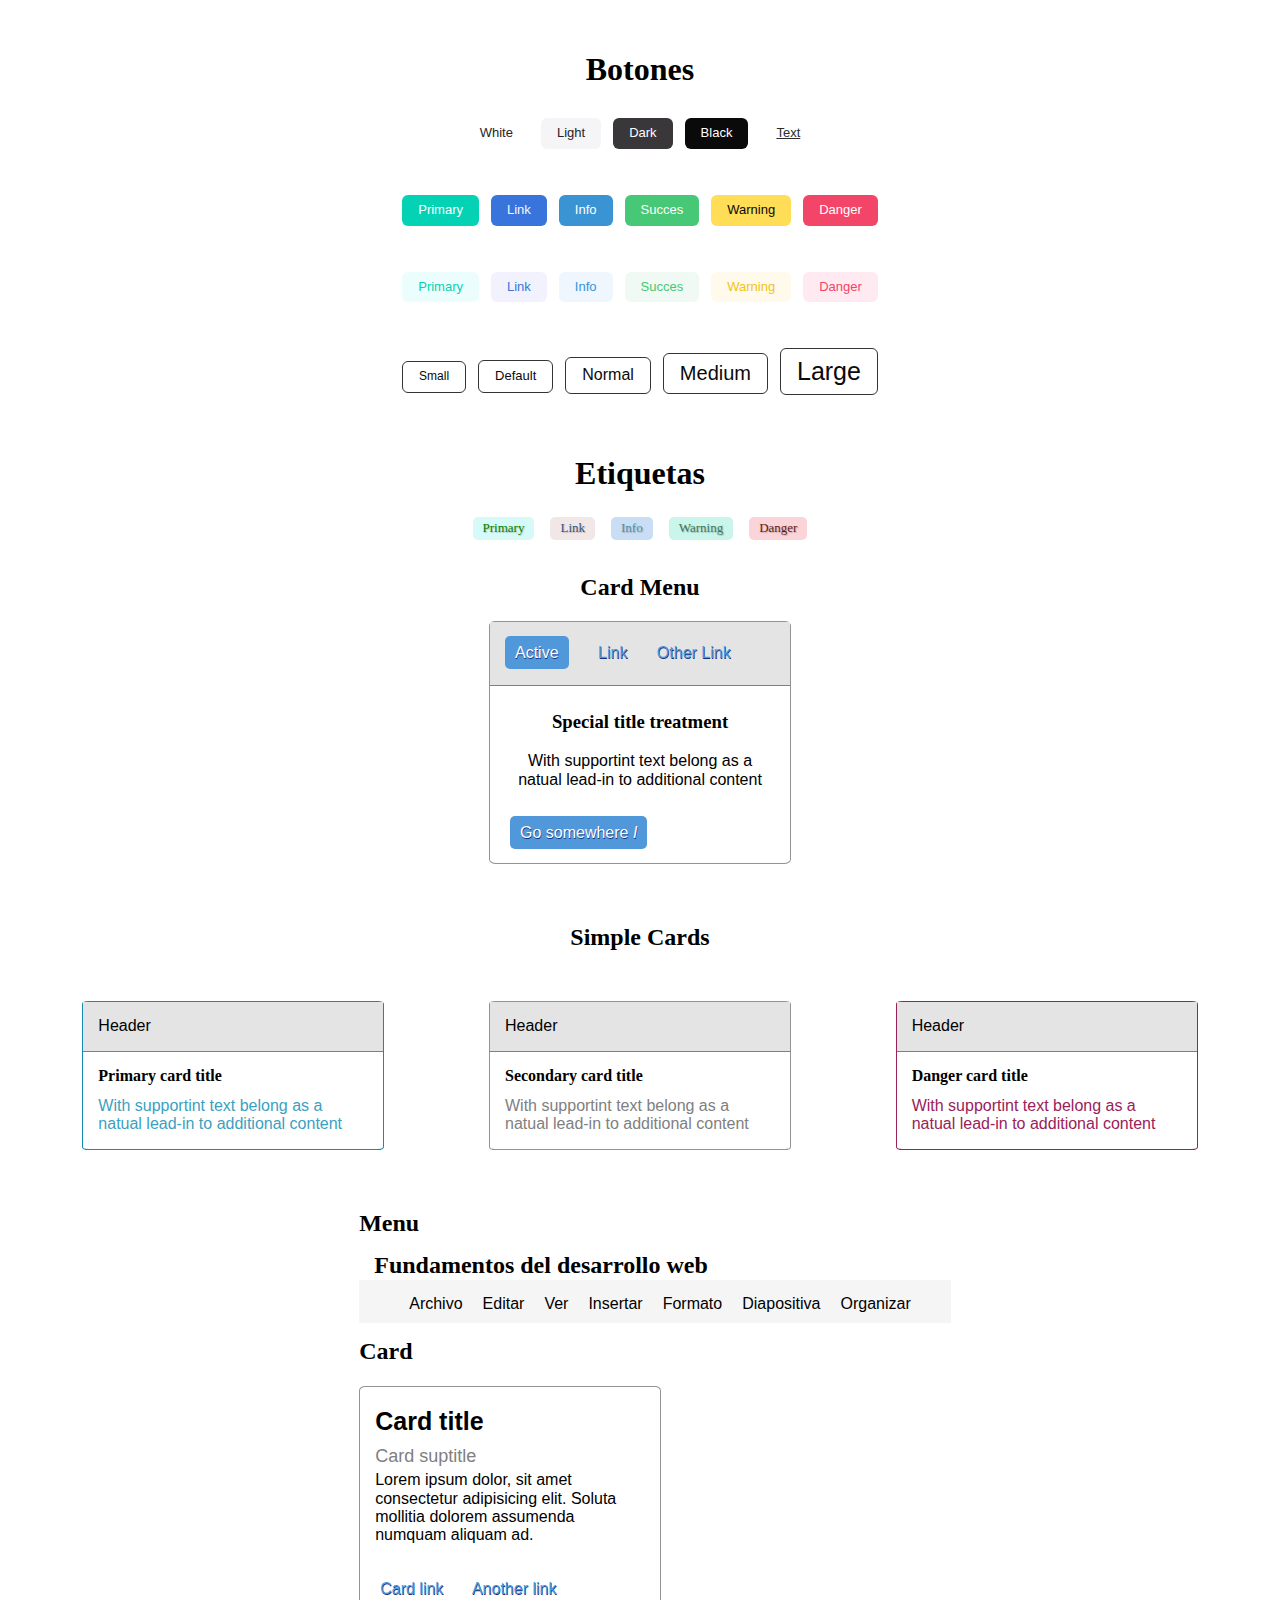
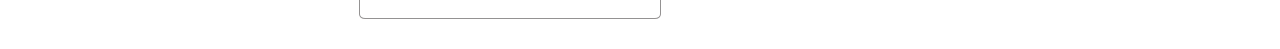
<file: index.html>
<!DOCTYPE html>
<html lang="es">

<head>
  <meta charset="UTF-8">
  <meta http-equiv="X-UA-Compatible" content="IE=edge">
  <meta name="viewport" content="width=device-width, initial-scale=1.0">
  <link rel="preload" href="./assets/css/normalize.css" as="style">
  <link rel="stylesheet" href="./assets/css/normalize.css">
  <link rel="preload" href="./assets/css/componentes.css" as="style">
  <link rel="preload" href="./assets/css/style.css" as="style">
  <link rel="stylesheet" href="./assets/css/style.css">
  <link rel="preload" href="./assets/css/componentes.css" as="style">
  <link rel="stylesheet" href="./assets/css/componentes.css">
  <title>Clases reusables en css</title>
</head>

<body>
  <main>
    <div class="container">
      <div></div>
      <div>
        <h1 class="center">Botones</h1>
        <button class="btn btn-white"> White </button>
        <button class="btn btn-light"> Light </button>
        <button class="btn btn-dark"> Dark </button>
        <button class="btn btn-black"> Black </button>
        <button class="btn btn-text"> Text </button>
      </div>
      <div></div>
    </div>
    <div class="container">
      <div></div>
      <div>
        <button class="btn btn-primary"> Primary </button>
        <button class="btn btn-link"> Link </button>
        <button class="btn btn-info"> Info </button>
        <button class="btn btn-succes"> Succes </button>
        <button class="btn btn-warning"> Warning </button>
        <button class="btn btn-danger"> Danger </button>
      </div>
      <div></div>
    </div>
    <div class="container">
      <div></div>
      <div>
        <button class="btn btn-primary-light"> Primary </button>
        <button class="btn btn-link-light"> Link </button>
        <button class="btn btn-info-light"> Info </button>
        <button class="btn btn-succes-light"> Succes </button>
        <button class="btn btn-warning-light"> Warning </button>
        <button class="btn btn-danger-light"> Danger </button>
      </div>
      <div></div>
    </div>
    <div class="container">
      <div></div>
      <div>
        <button class="btn btn-small"> Small </button>
        <button class="btn btn-default"> Default </button>
        <button class="btn btn-normal"> Normal </button>
        <button class="btn btn-medium"> Medium </button>
        <button class="btn btn-large"> Large </button>
      </div>
      <div></div>
    </div>

    <div class="container">
      <div></div>
      <div>
        <h1 class="center">Etiquetas</h1>
        <span class="label label-primary"> Primary</span>
        <span class="label label-link"> Link</span>
        <span class="label label-info"> Info</span>
        <span class="label label-warning"> Warning</span>
        <span class="label label-danger"> Danger</span>
      </div>
      <div></div>
    </div>
    <div class="container">
      <div></div>
      <div>
        <h2 class="center">Card Menu</h2>
        <div class="card">
          <div class="card-header">
            <a class="card-link-active">Active</a>
            <a class="card-link">Link</a>
            <a class="card-link">Other Link</a>
          </div>
          <div class="card-content">
            <h3 class="center">Special title treatment</h3>
            <p class="center">With supportint text belong as a natual lead-in to additional content</p>
          </div>
          <div class="card-footer">
            <a class="card-link-active">Go somewhere <i>I</i></a>
          </div>
        </div>
      </div>
      <div></div>
    </div>

    <h2 class="center">Simple Cards</h2>
    <div class="container">
      <div>
        <div class="card card-primary card-simple">
          <div class="card-header">
            Header
          </div>
          <div class="card-content">
            <h4>Primary card title</h4>
            <p>With supportint text belong as a natual lead-in to additional content</p>
          </div>
        </div>
      </div>
      <div>
        <div class="card card-secondary card-simple">
          <div class="card-header">
            Header
          </div>
          <div class="card-content">
            <h4>Secondary card title</h4>
            <p>With supportint text belong as a natual lead-in to additional content</p>
          </div>
        </div>
      </div>
      <div>
        <div class="card card-danger card-simple">
          <div class="card-header">
            Header
          </div>
          <div class="card-content">
            <h4>Danger card title</h4>
            <p>With supportint text belong as a natual lead-in to additional content</p>
          </div>
        </div>
      </div>
    </div>

    <div class="container">
      <div></div>
      <div>
        <h2>Menu</h2>
        <div class="card-content">
          <h2>Fundamentos del desarrollo web</h2>
          <div class="nav-bar-gray">
            <div><a href="#archivo">Archivo</a></div>
            <div><a href="#editar">Editar</a></div>
            <div><a href="#ver">Ver</a></div>
            <div><a href="#insertar">Insertar</a></div>
            <div><a href="#formato">Formato</a></div>
            <div><a href="#diapositiva">Diapositiva</a></div>
            <div><a href="#organizar">Organizar</a></div>
          </div>
        </div>
        <h2>Card</h2>
        <div class="card">
          <div class="card-content">
            <div class="card-title">Card title</div>
            <div class="card-suptitle">Card suptitle</div>
            <p>Lorem ipsum dolor, sit amet consectetur adipisicing elit. Soluta mollitia dolorem assumenda numquam
              aliquam
              ad.</p>
          </div>
          <div class="card-footer">
            <a href="#" class="card-link">Card link</a>
            <a href="#" class="card-link">Another link</a>
          </div>
        </div>
      </div>
      <div></div>
    </div>
  </main>
</body>

</html>
</file>
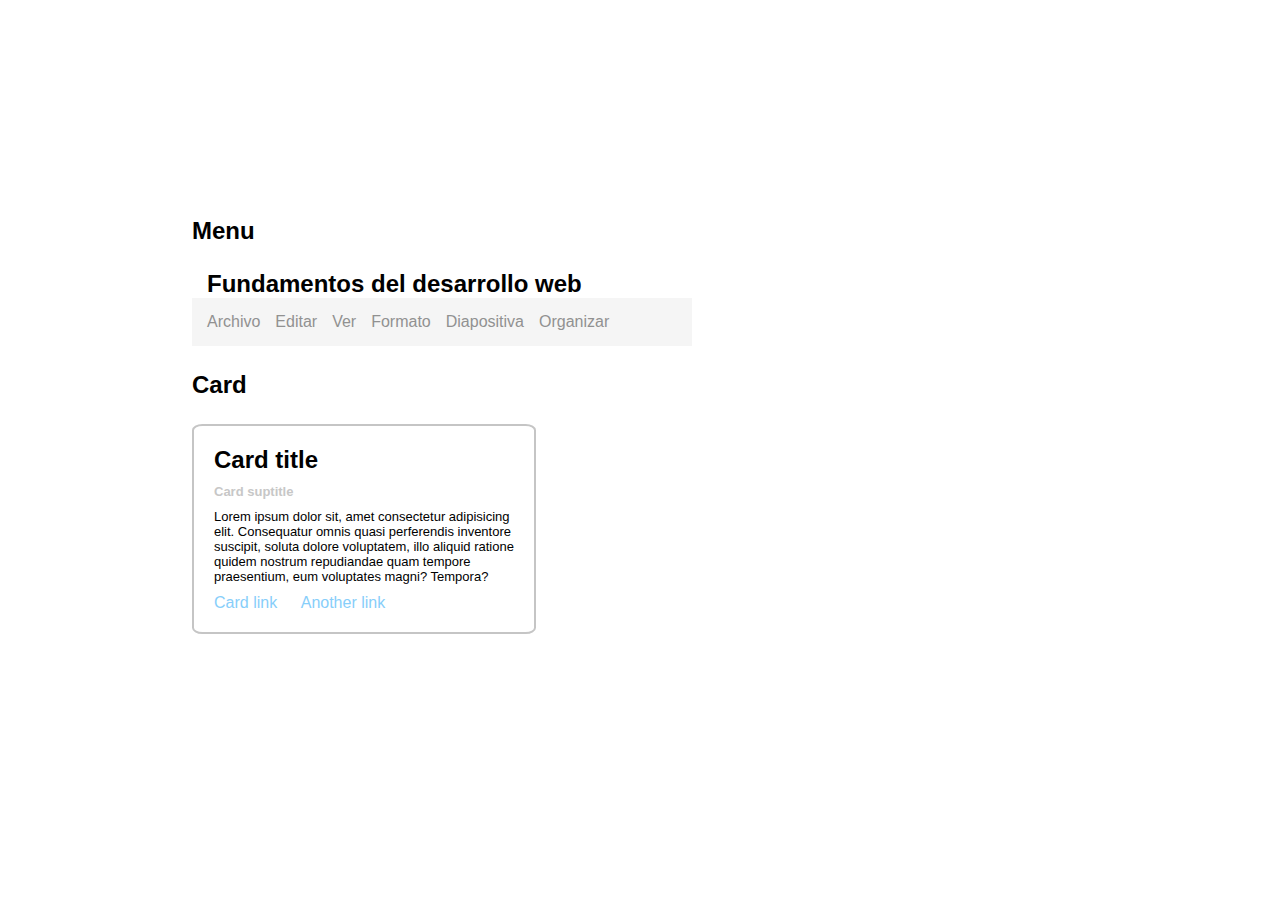
<file: menucards/index.html>
<!DOCTYPE html>
<html lang="en">
<head>
    <meta charset="UTF-8">
    <meta http-equiv="X-UA-Compatible" content="IE=edge">
    <meta name="viewport" content="width=device-width, initial-scale=1.0">
    <link rel="stylesheet" href="styles.css">
    <title>Componentes</title>
</head>
<body>


    <h1 class="menu fnt-ari fnt-xla ">Menu</h1>
    <h1 class="subm fnt-ari fnt-xla">Fundamentos del desarrollo web</h1>
    <nav class="nav-bar fnt-ari">
        <ul class="fnt-med">
            <li><a href="#archivo">Archivo</a></li>
            <li><a href="#editar">Editar</a></li>
            <li><a href="#ver">Ver</a></li>
            <li><a href="#formato">Formato</a></li>
            <li><a href="#diapositiva">Diapositiva</a></li>
            <li><a href="#organizar">Organizar</a></li>
        </ul>
    </nav>
    <h1 class="menu fnt-ari fnt-xla">Card</h1>
    <div class="card brd fnt-ari">
        <h1 class="fnt-xla">Card title</h1>
        <h2 class="subt fnt-sma">Card suptitle</h2>
        <div class="cont fnt-sma">
            <p class="lorem">Lorem ipsum dolor sit, amet consectetur adipisicing elit. Consequatur omnis quasi perferendis inventore suscipit, soluta dolore voluptatem, illo aliquid ratione quidem nostrum repudiandae quam tempore praesentium, eum voluptates magni? Tempora?</p>
        </div>
        
            <a href="#cardl fnt-ari fnt-xla" class="link">Card link</a>
        
            <a href="#cardl fnt-ari fnt-xla" class="link">Another link</a>
        </p>
    </div>

</body>
</html>
</file>
<file: assets/css/componentes.css>
/* Buttons */
.container {
    display: flex;
    flex-direction: row;
    flex-wrap: wrap;
    justify-content:space-around ;
    margin: 30px 30px 30px 30px;
}

.item {
    align-self: center;
    flex: 1 1 1;
}

.center {
    text-align: center;
}
.btn{
    color: grey;
    text-decoration: none;
    font-family: sans-serif;
    font-size: 13px;
    margin: 8px 4px;
    padding: 0.5rem 1rem; 
    border-radius: 6px;
    cursor: pointer;
    border:none;
    transition: all .5s ease-in-out;
}

.btn:hover{
    transform: scale(1.1);
}

.btn-white{
    color: rgb(37, 37, 37);
    background-color: white;
}

.btn-light{
    color: rgb(37, 37, 37);
    background-color: hsl(270deg 11% 96%);
}

.btn-dark{
    color: rgb(255, 255, 255);
    background-color: hsl(300deg 2% 22%);
}

.btn-black{
    color: rgb(255, 255, 255);
    background-color: rgb(10, 10, 10);
}

.btn-text{
    color: rgb(44, 43, 43);
    text-decoration:underline;
    background-color: transparent !important;
}

/* Segunda parte */

.btn-primary{
    color: rgb(255, 255, 255);
   
    background-color: hsl(171deg 97% 42%);
}



.btn-link{
    color: rgb(248, 248, 248);   
    background-color: hsl(218deg 70% 54%);
}

.btn-info{
    color: rgb(255, 254, 254);   
    background-color: hsl(205deg 64% 53%);
}

.btn-succes{
    color: rgb(253, 253, 253);    
    background-color: hsl(142deg 54% 53%);
}

.btn-warning{
    color: rgb(8, 8, 8);    
    background-color: hsl(48deg 100% 67%);
}

.btn-danger{
    color: rgb(255, 255, 255);   
    background-color: hsl(348deg 87% 61%);
}


/* Tercera parte */


.btn-primary-light{
    color: hsl(171deg 97% 42%); 
   
    background-color: #ecfdfd;
}



.btn-link-light{
    color: hsl(218deg 70% 54%);   
    background-color: #f1f2fe;
}

.btn-info-light{
    color: hsl(205deg 64% 53%);   
    background-color: #eff6fd;
}

.btn-succes-light{
    color: hsl(142deg 54% 53%);    
    background-color: #f0f9f3;
}

.btn-warning-light{
    color: rgb(240, 196, 22);    
    background-color: #fffaeb;
}

.btn-danger-light{
    color: hsl(348deg 87% 61%);   
    background-color: #ffeaf2;
}

/* Cuarta parte */


.btn-small{
    font-size: 12px;
    color: rgb(10, 10, 10); 
    border: solid .1rem rgb(53, 52, 52);
    background-color: white;
}



.btn-default{
    font-size: 13px;
    color: rgb(10, 10, 10);    
    border: solid .1rem rgb(53, 52, 52);
    background-color: white;
}

.btn-normal{
    font-size: 16px;
    font-weight: 400;
    color: rgb(10, 10, 10);    
    border: solid .1rem rgb(53, 52, 52);
    background-color: white;
}

.btn-medium{
    font-size: 20px;
    font-weight: 500;
    color: rgb(10, 10, 10);
    border: solid .1rem rgb(53, 52, 52); 
    background-color: white;    
  
}

.btn-large{
    font-size: 25px;
    color: rgb(10, 10, 10); 
    border: solid .1rem rgb(53, 52, 52);
    background-color: white;
}


/* Labels */

.label {
    border: none;
    border-radius: 5px;
    padding: 4px 10px;
    text-align: center;
    display: inline-block;
    font-size: 13px;
    margin: 4px 6px;
    cursor: pointer;
    text-shadow: 1px 1px 1px rgba(0, 0, 0, 0.212);
}

.label-primary{
    background-color: rgb(214, 250, 247);
    color: green;
    text-decoration: bold;
}

.label-link{
    background-color: rgb(241, 231, 231);
    color: rgb(54, 83, 128);
    text-decoration: bold;
}

.label-info{
    background-color: rgb(201, 221, 245);
    color: rgb(81, 143, 163);
    text-decoration: bold;
}

.label-warning{
    background-color: rgb(201, 245, 234);
    color: rgb(61, 117, 94);
    text-decoration: bold;
}

.label-danger{
    background-color: rgb(250, 212, 216);
    color: rgb(95, 29, 32);
}

.menu {
    padding:25px 0;
}

/* Codigo del Tercer Modelo */

.nav-bar-gray {
    background-color: rgb(245, 245, 245) ;
    width: 100%;
    padding: 0px 0px 0px 0px;
    
}
.nav-bar-gray{
    display: flex;
    flex-direction: row;
    padding: 15px 10px 10px 50px;
    margin: 0px -15px;
    gap: 20px;
    flex-flow: row;
    flex-wrap: nowrap;
    
    flex: 1,1,1,1,1,1,1,1,1,1;
    
}
.nav-bar-gray a {
    color: black;
    text-decoration: none;
    font-family: Arial, Helvetica, sans-serif;
    cursor:pointer;
}

.card {
    height: fit-content;
    width: 300px;
    padding: 0px 0px 0px 0px;
    border: solid;
    border-width: 1px;
    border-radius: 2%;
    border-color: #949292;
    font-family: arial;
    margin: 20px 0px 30px;
}
.card h3 {
    padding: 10px 5px 20px 5px;
}

.card-simple .card-header{
    height:100%;
    padding: 15px 15px 15px 15px;
    background-color: rgb(228, 228, 228);
    border-bottom: 1px solid gray;
}
.card-simple h4 {
    padding: 0px 0px 12px 0px;
}
.card-primary {
    border-color: rgb(21, 138, 177);
}
.card-primary p {
    color: rgb(59, 159, 192);
}
.card-secondary p {
    color: gray;
}
.card-danger {
    border-color: rgb(153, 34, 90);
}
.card-danger p {
    color: rgb(153, 34, 90);
}

.card-header {
    height:100%;
    padding: 22px 15px 22px 15px;
    background-color: rgb(228, 228, 228);
    border-bottom: 1px solid gray;
}
.card-content {
    padding: 15px 15px 15px 15px;
}
.card-footer {
    padding: 20px 20px 20px;
}
.card-title {
    font-size: 25px;
    font-weight: bold;
    padding: 5px 0px 5px;
}
.card-suptitle {
    color: gray;
    padding: 5px 0px 5px;
    font-size: 18px;
}

.card-link {
    color: #5198da;
    text-decoration: none;
    margin-right: 25px;
    text-shadow: rgb(13, 51, 133) 0.5px 0.5px;
    cursor: pointer;
}

.card-link-active{
    color: white;
    border-color: #5198da;
    background-color: #5198da;
    text-decoration: none;
    margin-right: 25px;
    border-radius: 5px;
    cursor: pointer;
    border:none;
    padding: 8px 10px 8px 10px;
    transition: all .5s ease-in-out;
    text-shadow: rgb(13, 51, 133) 0.5px 0.5px;
}
</file>
<file: assets/css/style.css>
:root{
    --blanco : #fff;
    --negro : rgb(0, 0, 0);
    --gris : grey;
    --grey-light: rgb(243, 240, 240);
    --primario: green;
    --secundario: rgb(68, 255, 68);
    --fuente-principal: Verdana;
    --fuente-secundaria: arial;
    --parrafo: 2rem ;
    --nav: 3rem;
}
html{
    box-sizing: border-box;
}
body{
    font-size: 16px;
}
*{
    margin: 0px;
    padding: 0px;
}
*:after, *:before{
    box-sizing: inherit;
}
h1, h2, h3, h4, h5, h6{
    font-family: var(--fuente-principal);
}
main{
    width: 100%;
    height: 100vh;
}
</file>
<file: menucards/styles.css>
* {
    margin: 0;
    padding: 0;

}

.menu {
    padding:25px 0;
}
body {
    margin-left: 15%;
    margin-top: 15%;
}
.subm{
    padding-left: 15px;
}

.subt {
    color: rgb(199, 199, 199);
    padding: 10px 0px;
    font-family: 'Helvetica', sans-serif

}
.nav-bar ul{
    display: flex;
    flex-direction: row;
    padding: 15px;
    gap: 15px;
    list-style-type: none;

}
.nav-bar a {
    color: rgb(145, 145, 145);
    text-decoration: none;
}
.nav-bar {
    background-color: rgb(245, 245, 245) ;
    width: 500px
}
.card {
    height: fit-content;
    width: 300px;
    padding: 20px;
}
.lorem {
    font-size: small;
}
.link {
    margin-right: 20px;
    text-decoration: none;
    color: lightskyblue;
}
.brd{
    border: solid;
    border-radius: 3%;
    border-width: 2px;
    border-color: #c5c5c5;
}
.cont {
    margin-bottom: 10px;
}
.fnt-ari {
    font-family: Arial, Helvetica, sans-serif;

}
.fnt-sma {
    font-size: small;

}
.fnt-med {
    font-size: medium;

}
.fnt-xla {
    font-size: x-large;

}
.mar-zer {
    margin: 0;
}
</file>
